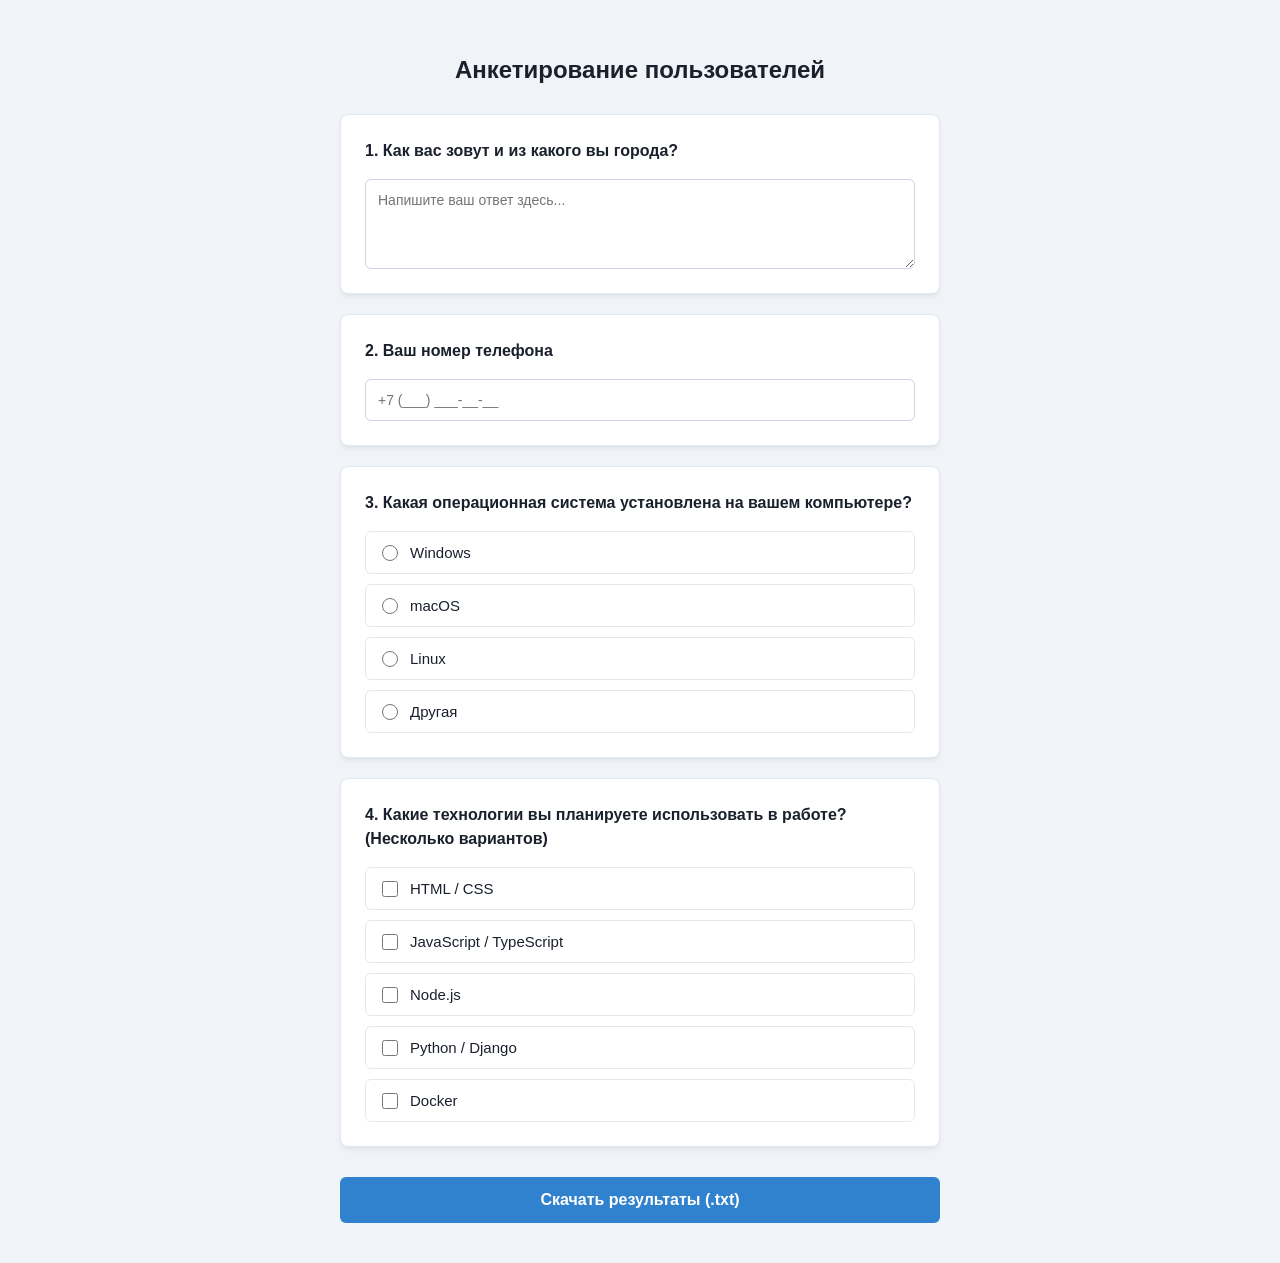
<file: SiteArchitecture/index.html>
<!DOCTYPE html>
<html lang="ru">
<head>
    <meta charset="UTF-8">
    <meta name="viewport" content="width=device-width, initial-scale=1.0">
    <title>Анкетирование пользователей</title>
    <link rel="stylesheet" href="style.css">
</head>
<body>

    <main class="survey-container">
        <h1 class="survey-title">Анкетирование пользователей</h1>

        <form id="survey-form">
            <!-- Контейнер для динамических вопросов -->
            <div id="questions-wrapper">
                <p class="status-text">Загрузка вопросов...</p>
            </div>

            <!-- Кнопка отправки -->
            <button type="submit" id="submit-btn" class="submit-button hidden">
                Скачать результаты (.txt)
            </button>
        </form>
    </main>

    <script src="script.js"></script>
</body>
</html>
</file>
<file: SiteArchitecture/style.css>
:root {
    --bg-color: #f0f4f8;
    --card-bg: #ffffff;
    --text-color: #1a202c;
    --border-color: #cbd5e1;
    --focus-color: #3b82f6;
    --btn-color: #3182ce;
    --btn-hover: #2b6cb0;
}

body {
    font-family: -apple-system, BlinkMacSystemFont, "Segoe UI", Roboto, sans-serif;
    background-color: var(--bg-color);
    color: var(--text-color);
    margin: 0;
    padding: 40px 20px;
    display: flex;
    justify-content: center;
}

.survey-container {
    width: 100%;
    max-width: 600px;
}

.survey-title {
    text-align: center;
    font-size: 24px;
    font-weight: bold;
    margin-bottom: 30px;
}

.status-text {
    text-align: center;
    color: #718096;
}

.question-card {
    background-color: var(--card-bg);
    border-radius: 8px;
    padding: 24px;
    margin-bottom: 20px;
    box-shadow: 0 4px 6px -1px rgba(0, 0, 0, 0.05), 0 2px 4px -1px rgba(0, 0, 0, 0.03);
    border: 1px solid #e2e8f0;
}

.question-text {
    font-size: 16px;
    font-weight: 600;
    margin-bottom: 16px;
    line-height: 1.5;
}

.options-list {
    display: flex;
    flex-direction: column;
    gap: 10px;
}

/* Текстовые поля и поле телефона */
.options-list textarea,
.options-list input[type="tel"] {
    width: 100%;
    padding: 12px;
    border: 1px solid var(--border-color);
    border-radius: 6px;
    font-family: inherit;
    font-size: 14px;
    box-sizing: border-box;
}

.options-list textarea {
    min-height: 90px;
    resize: vertical;
}

.options-list textarea:focus,
.options-list input[type="tel"]:focus {
    outline: none;
    border-color: var(--focus-color);
    box-shadow: 0 0 0 2px rgba(59, 130, 246, 0.15);
}

/* Блоки вариантов ответов в стиле макета */
.option-item {
    display: flex;
    align-items: center;
    gap: 12px;
    padding: 12px 16px;
    border: 1px solid #e2e8f0;
    border-radius: 6px;
    cursor: pointer;
    transition: background-color 0.2s;
}

.option-item:hover {
    background-color: #f8fafc;
}

.option-item input {
    margin: 0;
    width: 16px;
    height: 16px;
    cursor: pointer;
}

.option-item span {
    font-size: 15px;
}

/* Главная кнопка */
.submit-button {
    width: 100%;
    background-color: var(--btn-color);
    color: #ffffff;
    border: none;
    border-radius: 6px;
    padding: 14px;
    font-size: 16px;
    font-weight: 600;
    cursor: pointer;
    transition: background-color 0.2s;
    margin-top: 10px;
}

.submit-button:hover {
    background-color: var(--btn-hover);
}

.hidden {
    display: none !important;
}
</file>
